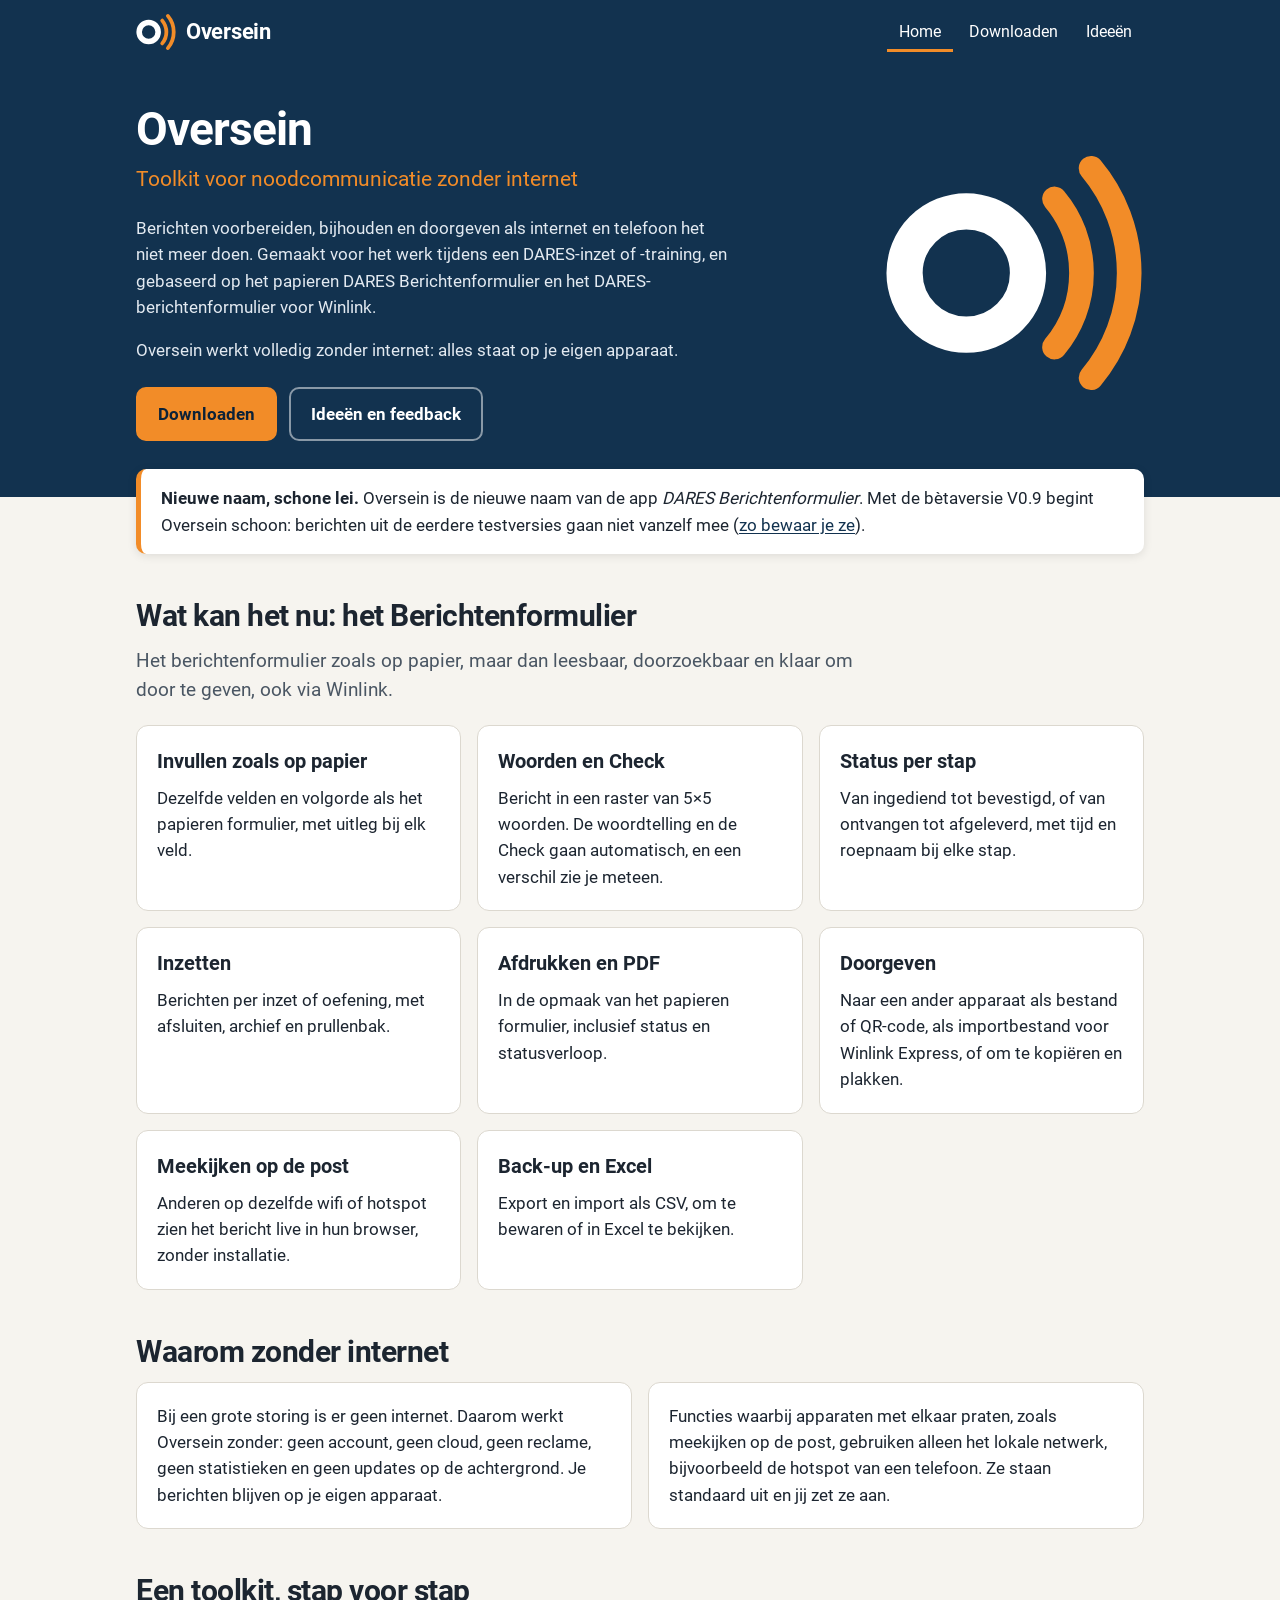
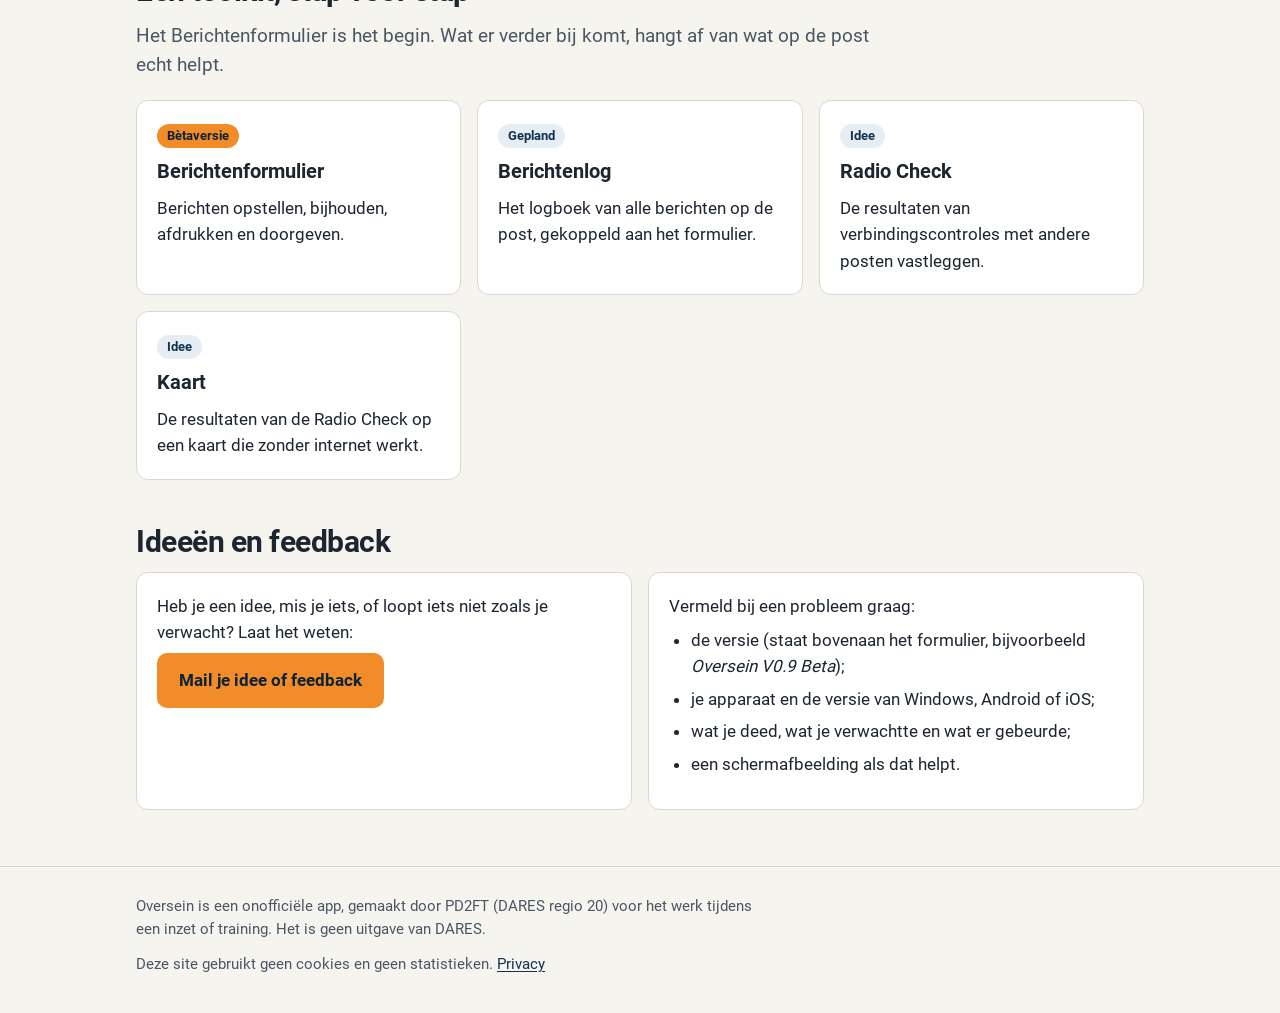
<file: index.html>
<!doctype html>
<html lang="nl">
<head>
<meta charset="utf-8">
<meta name="viewport" content="width=device-width, initial-scale=1">
<title>Oversein: toolkit voor noodcommunicatie zonder internet</title>
<meta name="description" content="Oversein is een app voor het werk tijdens een DARES-inzet of -training, gebaseerd op het papieren DARES Berichtenformulier en het DARES-berichtenformulier voor Winlink. Volledig offline, voor Windows, Android en iPhone/iPad.">
<meta name="theme-color" content="#12324F">
<link rel="icon" href="assets/img/favicon.svg" type="image/svg+xml">
<link rel="apple-touch-icon" href="assets/img/apple-touch-icon.png">
<link rel="stylesheet" href="assets/site.css">
<meta property="og:type" content="website">
<meta property="og:title" content="Oversein">
<meta property="og:description" content="Toolkit voor noodcommunicatie zonder internet">
<meta property="og:url" content="https://oversein.nl/">
<meta property="og:image" content="https://oversein.nl/assets/img/oversein-woordmerk.png">
<meta property="og:locale" content="nl_NL">
</head>
<body>

<header class="site-header">
  <div class="wrap">
    <a class="brand" href="./">
      <svg viewBox="200 196 632 632" aria-hidden="true"><circle cx="400" cy="512" r="150" fill="none" stroke="#FFFFFF" stroke-width="88"/><g fill="none" stroke="#F28C28" stroke-width="60" stroke-linecap="round"><path d="M614.5 332.0 A280 280 0 0 1 614.5 692.0"/><path d="M703.4 257.5 A396 396 0 0 1 703.4 766.5"/></g></svg>
      Oversein
    </a>
    <nav class="site-nav" aria-label="Hoofdmenu">
      <a href="./" aria-current="page">Home</a>
      <a href="download.html">Downloaden</a>
      <a href="#ideeen">Ideeën</a>
    </nav>
  </div>
</header>

<div class="hero">
  <div class="wrap">
    <div>
      <h1>Oversein</h1>
      <p class="tagline">Toolkit voor noodcommunicatie zonder internet</p>
      <p>Berichten voorbereiden, bijhouden en doorgeven als internet en telefoon het niet meer doen. Gemaakt voor het
      werk tijdens een DARES-inzet of -training, en gebaseerd op het papieren DARES Berichtenformulier en het DARES-berichtenformulier
      voor Winlink.</p>
      <p>Oversein werkt volledig zonder internet: alles staat op je eigen apparaat.</p>
      <div class="hero-actions">
        <a class="button" href="download.html">Downloaden</a>
        <a class="button secondary" href="#ideeen">Ideeën en feedback</a>
      </div>
    </div>
    <svg class="mark" viewBox="200 196 632 632" role="img" aria-label="Oversein-logo: een O die uitzendt"><circle cx="400" cy="512" r="150" fill="none" stroke="#FFFFFF" stroke-width="88"/><g fill="none" stroke="#F28C28" stroke-width="60" stroke-linecap="round"><path d="M614.5 332.0 A280 280 0 0 1 614.5 692.0"/><path d="M703.4 257.5 A396 396 0 0 1 703.4 766.5"/></g></svg>
  </div>
</div>

<main class="wrap">
  <div class="notice">
    <p><strong>Nieuwe naam, schone lei.</strong> Oversein is de nieuwe naam van de app <em>DARES Berichtenformulier</em>.
    Met de bètaversie V0.9 begint Oversein schoon: berichten uit de eerdere testversies gaan niet vanzelf mee
    (<a href="download.html#schoon">zo bewaar je ze</a>).</p>
  </div>

  <section aria-labelledby="nu">
    <h2 id="nu">Wat kan het nu: het Berichtenformulier</h2>
    <p class="lead">Het berichtenformulier zoals op papier, maar dan leesbaar, doorzoekbaar en klaar om door te geven,
    ook via Winlink.</p>
    <div class="grid">
      <div class="card"><h3>Invullen zoals op papier</h3>
        <p>Dezelfde velden en volgorde als het papieren formulier, met uitleg bij elk veld.</p></div>
      <div class="card"><h3>Woorden en Check</h3>
        <p>Bericht in een raster van 5×5 woorden. De woordtelling en de Check gaan automatisch, en een verschil zie je
        meteen.</p></div>
      <div class="card"><h3>Status per stap</h3>
        <p>Van ingediend tot bevestigd, of van ontvangen tot afgeleverd, met tijd en roepnaam bij elke stap.</p></div>
      <div class="card"><h3>Inzetten</h3>
        <p>Berichten per inzet of oefening, met afsluiten, archief en prullenbak.</p></div>
      <div class="card"><h3>Afdrukken en PDF</h3>
        <p>In de opmaak van het papieren formulier, inclusief status en statusverloop.</p></div>
      <div class="card"><h3>Doorgeven</h3>
        <p>Naar een ander apparaat als bestand of QR-code, als importbestand voor Winlink Express, of om te kopiëren
        en plakken.</p></div>
      <div class="card"><h3>Meekijken op de post</h3>
        <p>Anderen op dezelfde wifi of hotspot zien het bericht live in hun browser, zonder installatie.</p></div>
      <div class="card"><h3>Back-up en Excel</h3>
        <p>Export en import als CSV, om te bewaren of in Excel te bekijken.</p></div>
    </div>
  </section>

  <section aria-labelledby="offline">
    <h2 id="offline">Waarom zonder internet</h2>
    <div class="two-col">
      <div class="card">
        <p>Bij een grote storing is er geen internet. Daarom werkt Oversein zonder: geen account, geen cloud, geen
        reclame, geen statistieken en geen updates op de achtergrond. Je berichten blijven op je eigen apparaat.</p>
      </div>
      <div class="card">
        <p>Functies waarbij apparaten met elkaar praten, zoals meekijken op de post, gebruiken alleen het lokale
        netwerk, bijvoorbeeld de hotspot van een telefoon. Ze staan standaard uit en jij zet ze aan.</p>
      </div>
    </div>
  </section>

  <section aria-labelledby="toolkit">
    <h2 id="toolkit">Een toolkit, stap voor stap</h2>
    <p class="lead">Het Berichtenformulier is het begin. Wat er verder bij komt, hangt af van wat op de post echt
    helpt.</p>
    <div class="grid">
      <div class="card"><span class="chip now">Bètaversie</span><h3>Berichtenformulier</h3>
        <p>Berichten opstellen, bijhouden, afdrukken en doorgeven.</p></div>
      <div class="card"><span class="chip">Gepland</span><h3>Berichtenlog</h3>
        <p>Het logboek van alle berichten op de post, gekoppeld aan het formulier.</p></div>
      <div class="card"><span class="chip">Idee</span><h3>Radio Check</h3>
        <p>De resultaten van verbindingscontroles met andere posten vastleggen.</p></div>
      <div class="card"><span class="chip">Idee</span><h3>Kaart</h3>
        <p>De resultaten van de Radio Check op een kaart die zonder internet werkt.</p></div>
    </div>
  </section>

  <section aria-labelledby="ideeen">
    <h2 id="ideeen">Ideeën en feedback</h2>
    <div class="two-col">
      <div class="card">
        <p>Heb je een idee, mis je iets, of loopt iets niet zoals je verwacht? Laat het weten:</p>
        <p><a class="button" href="mailto:feedback@oversein.nl?subject=Oversein">Mail je idee of feedback</a></p>
      </div>
      <div class="card">
        <p>Vermeld bij een probleem graag:</p>
        <ul class="plain">
          <li>de versie (staat bovenaan het formulier, bijvoorbeeld <em>Oversein V0.9 Beta</em>);</li>
          <li>je apparaat en de versie van Windows, Android of iOS;</li>
          <li>wat je deed, wat je verwachtte en wat er gebeurde;</li>
          <li>een schermafbeelding als dat helpt.</li>
        </ul>
      </div>
    </div>
  </section>
</main>

<footer class="site-footer">
  <div class="wrap">
    <p>Oversein is een onofficiële app, gemaakt door PD2FT (DARES regio 20) voor het werk tijdens een inzet of training. Het is geen
    uitgave van DARES.</p>
    <p>Deze site gebruikt geen cookies en geen statistieken. <a href="privacy.html">Privacy</a></p>
  </div>
</footer>

</body>
</html>
</file>
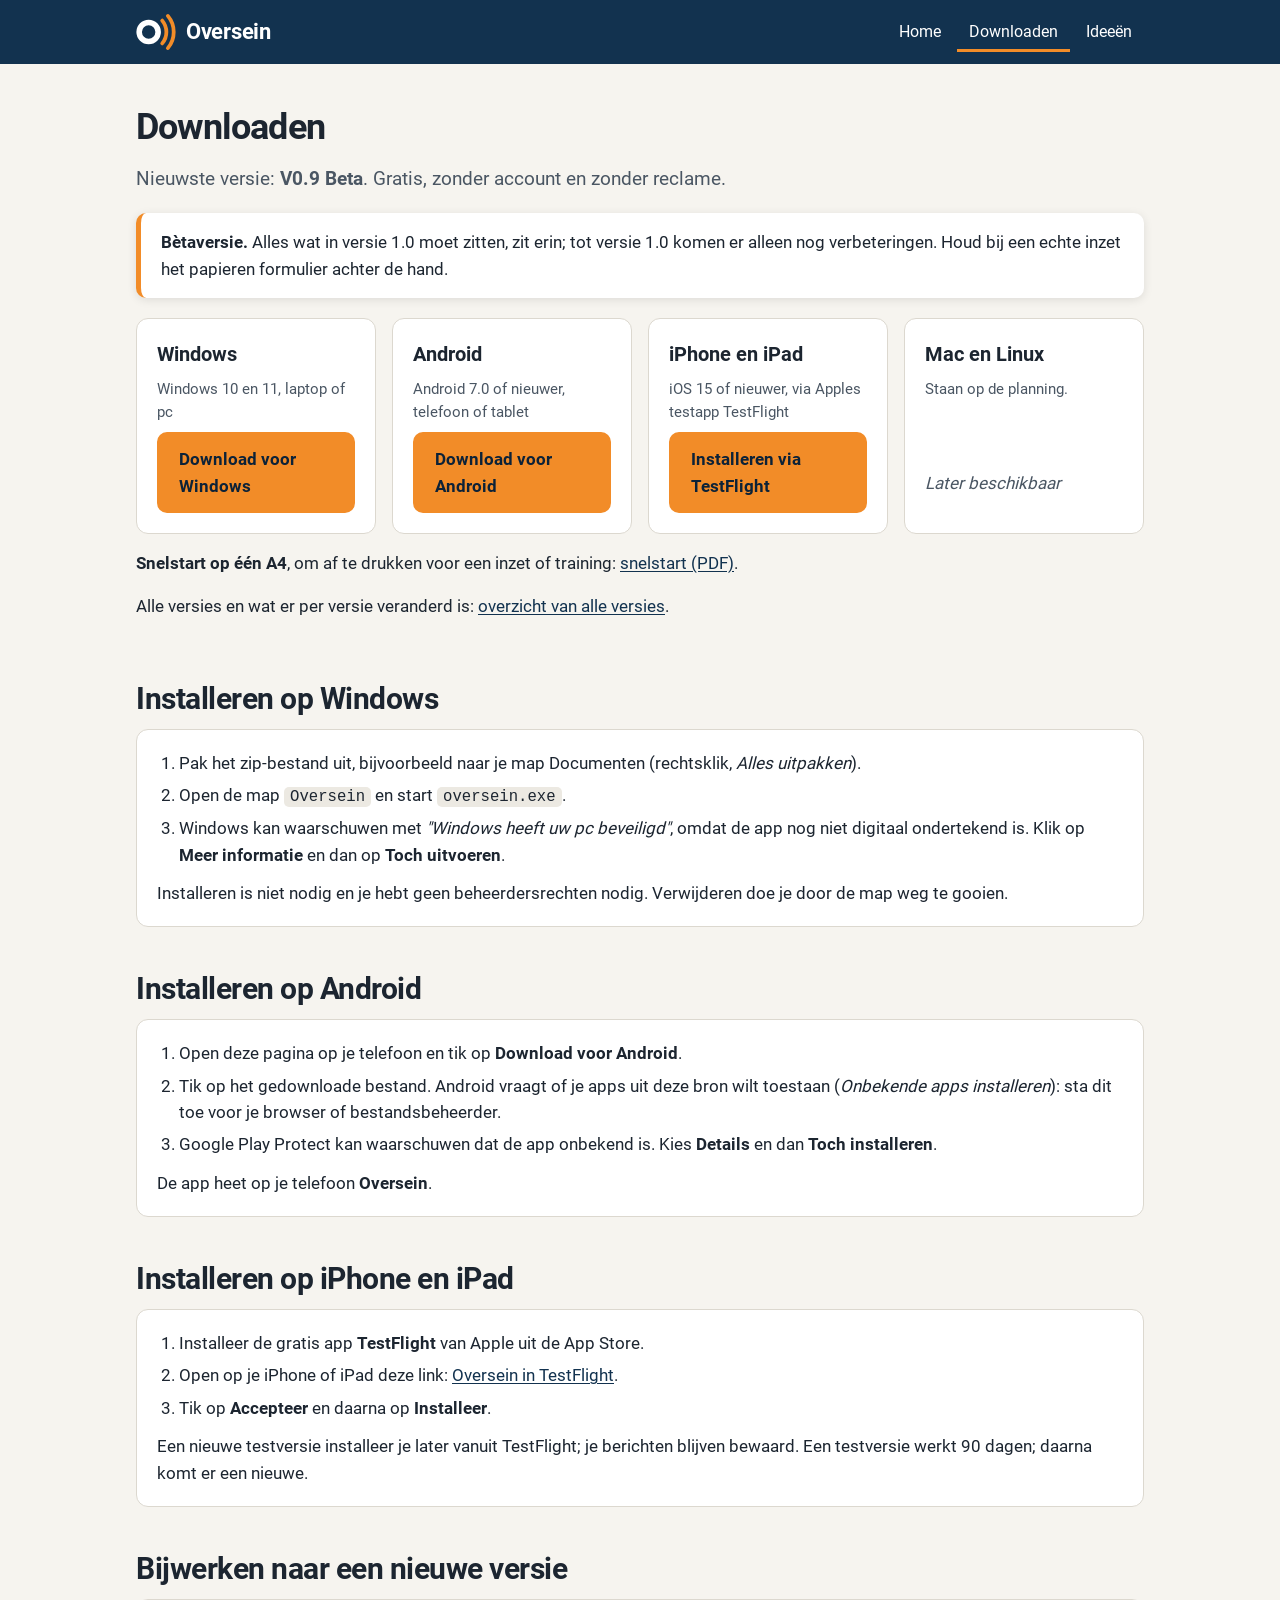
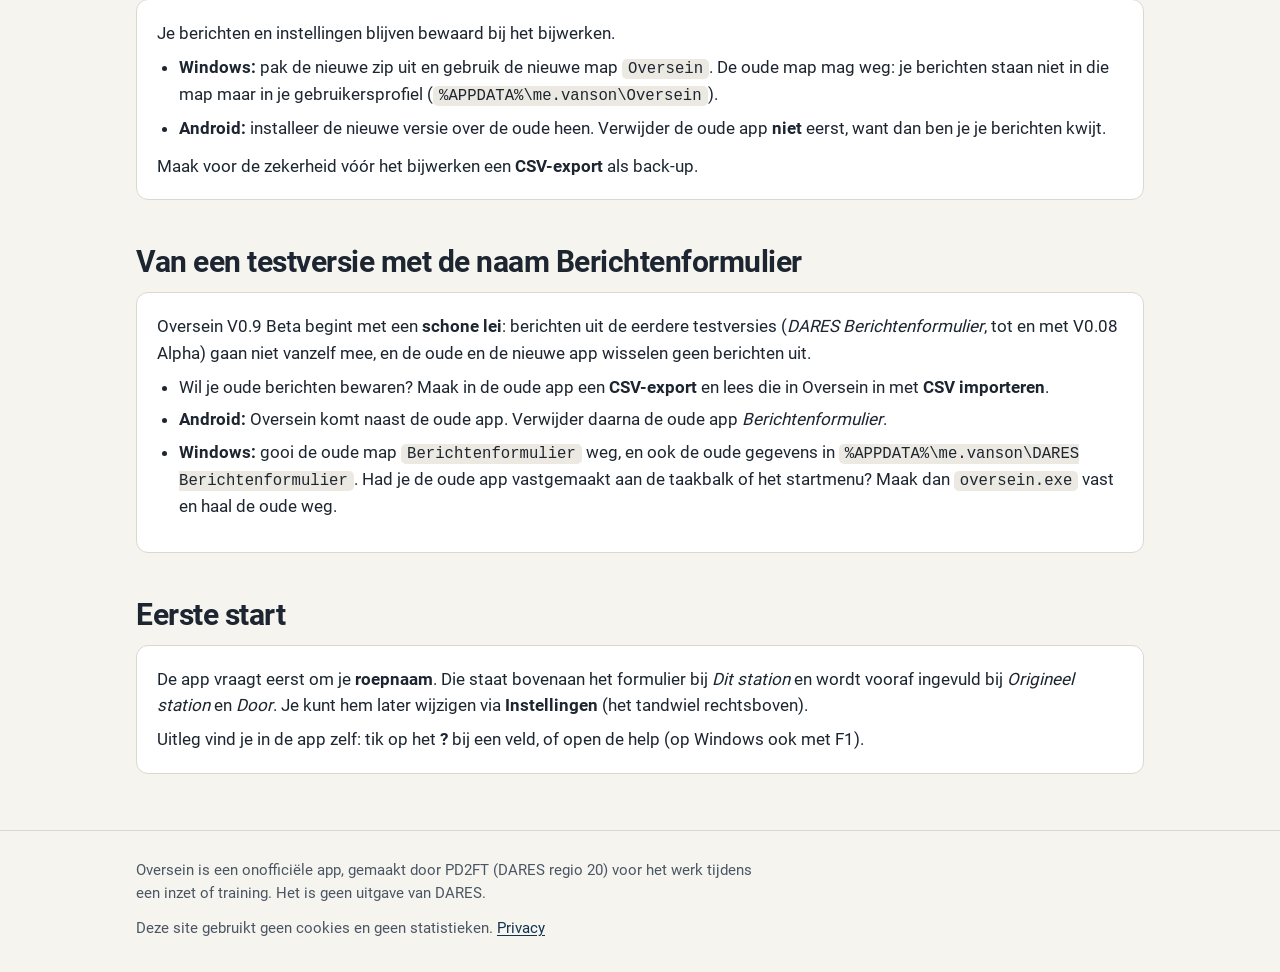
<file: download.html>
<!doctype html>
<html lang="nl">
<head>
<meta charset="utf-8">
<meta name="viewport" content="width=device-width, initial-scale=1">
<title>Oversein downloaden</title>
<meta name="description" content="Download Oversein voor Windows en Android. Volledig offline, gratis, zonder account.">
<meta name="theme-color" content="#12324F">
<link rel="icon" href="assets/img/favicon.svg" type="image/svg+xml">
<link rel="apple-touch-icon" href="assets/img/apple-touch-icon.png">
<link rel="stylesheet" href="assets/site.css">
<meta property="og:type" content="website">
<meta property="og:title" content="Oversein downloaden">
<meta property="og:description" content="Toolkit voor noodcommunicatie zonder internet">
<meta property="og:url" content="https://oversein.nl/download.html">
<meta property="og:image" content="https://oversein.nl/assets/img/oversein-woordmerk.png">
<meta property="og:locale" content="nl_NL">
</head>
<body>

<header class="site-header">
  <div class="wrap">
    <a class="brand" href="./">
      <svg viewBox="200 196 632 632" aria-hidden="true"><circle cx="400" cy="512" r="150" fill="none" stroke="#FFFFFF" stroke-width="88"/><g fill="none" stroke="#F28C28" stroke-width="60" stroke-linecap="round"><path d="M614.5 332.0 A280 280 0 0 1 614.5 692.0"/><path d="M703.4 257.5 A396 396 0 0 1 703.4 766.5"/></g></svg>
      Oversein
    </a>
    <nav class="site-nav" aria-label="Hoofdmenu">
      <a href="./">Home</a>
      <a href="download.html" aria-current="page">Downloaden</a>
      <a href="./#ideeen">Ideeën</a>
    </nav>
  </div>
</header>

<main class="wrap">
  <section aria-labelledby="downloaden">
    <!-- Current release. Update the version, the two file links and the notice for every published release. -->
    <h1 id="downloaden" style="font-size:36px;letter-spacing:-0.8px;margin:0 0 8px">Downloaden</h1>
    <p class="lead">Nieuwste versie: <strong>V0.9 Beta</strong>. Gratis, zonder account en zonder reclame.</p>

    <div class="notice" style="margin:0 0 20px">
      <p><strong>Bètaversie.</strong> Alles wat in versie 1.0 moet zitten, zit erin; tot versie 1.0 komen er alleen
      nog verbeteringen. Houd bij een echte inzet het papieren formulier achter de hand.</p>
    </div>

    <div class="platforms">
      <div class="platform">
        <h3>Windows</h3>
        <p class="meta">Windows 10 en 11, laptop of pc</p>
        <a class="button" href="https://github.com/fvanson/oversein-download/releases/download/v0.9.0-beta/Oversein-V0.9-Beta-Windows.zip">Download voor Windows</a>
      </div>
      <div class="platform">
        <h3>Android</h3>
        <p class="meta">Android 7.0 of nieuwer, telefoon of tablet</p>
        <a class="button" href="https://github.com/fvanson/oversein-download/releases/download/v0.9.0-beta/Oversein-V0.9-Beta-Android.apk">Download voor Android</a>
      </div>
      <div class="platform">
        <h3>iPhone en iPad</h3>
        <p class="meta">iOS 15 of nieuwer, via Apples testapp TestFlight</p>
        <a class="button" href="https://testflight.apple.com/join/cBpPfup1">Installeren via TestFlight</a>
      </div>
      <div class="platform">
        <h3>Mac en Linux</h3>
        <p class="meta">Staan op de planning.</p>
        <p class="later">Later beschikbaar</p>
      </div>
    </div>
    <p style="margin-top:16px"><strong>Snelstart op één A4</strong>, om af te drukken voor een inzet of training:
    <a href="snelstart.pdf">snelstart (PDF)</a>.</p>
    <p>Alle versies en wat er per versie veranderd is:
    <a href="https://github.com/fvanson/oversein-download/releases">overzicht van alle versies</a>.</p>
  </section>

  <section aria-labelledby="windows">
    <h2 id="windows">Installeren op Windows</h2>
    <div class="card">
      <ol class="steps">
        <li>Pak het zip-bestand uit, bijvoorbeeld naar je map Documenten (rechtsklik, <em>Alles uitpakken</em>).</li>
        <li>Open de map <code>Oversein</code> en start <code>oversein.exe</code>.</li>
        <li>Windows kan waarschuwen met <em>"Windows heeft uw pc beveiligd"</em>, omdat de app nog niet digitaal
        ondertekend is. Klik op <strong>Meer informatie</strong> en dan op <strong>Toch uitvoeren</strong>.</li>
      </ol>
      <p>Installeren is niet nodig en je hebt geen beheerdersrechten nodig. Verwijderen doe je door de map weg te
      gooien.</p>
    </div>
  </section>

  <section aria-labelledby="android">
    <h2 id="android">Installeren op Android</h2>
    <div class="card">
      <ol class="steps">
        <li>Open deze pagina op je telefoon en tik op <strong>Download voor Android</strong>.</li>
        <li>Tik op het gedownloade bestand. Android vraagt of je apps uit deze bron wilt toestaan
        (<em>Onbekende apps installeren</em>): sta dit toe voor je browser of bestandsbeheerder.</li>
        <li>Google Play Protect kan waarschuwen dat de app onbekend is. Kies <strong>Details</strong> en dan
        <strong>Toch installeren</strong>.</li>
      </ol>
      <p>De app heet op je telefoon <strong>Oversein</strong>.</p>
    </div>
  </section>

  <section aria-labelledby="iphone">
    <h2 id="iphone">Installeren op iPhone en iPad</h2>
    <div class="card">
      <ol class="steps">
        <li>Installeer de gratis app <strong>TestFlight</strong> van Apple uit de App Store.</li>
        <li>Open op je iPhone of iPad deze link: <a href="https://testflight.apple.com/join/cBpPfup1">Oversein in TestFlight</a>.</li>
        <li>Tik op <strong>Accepteer</strong> en daarna op <strong>Installeer</strong>.</li>
      </ol>
      <p>Een nieuwe testversie installeer je later vanuit TestFlight; je berichten blijven bewaard. Een testversie
      werkt 90 dagen; daarna komt er een nieuwe.</p>
    </div>
  </section>

  <section aria-labelledby="bijwerken">
    <h2 id="bijwerken">Bijwerken naar een nieuwe versie</h2>
    <div class="card">
      <p>Je berichten en instellingen blijven bewaard bij het bijwerken.</p>
      <ul class="plain">
        <li><strong>Windows:</strong> pak de nieuwe zip uit en gebruik de nieuwe map <code>Oversein</code>. De oude
        map mag weg: je berichten staan niet in die map maar in je gebruikersprofiel
        (<code>%APPDATA%\me.vanson\Oversein</code>).</li>
        <li><strong>Android:</strong> installeer de nieuwe versie over de oude heen. Verwijder de oude app
        <strong>niet</strong> eerst, want dan ben je je berichten kwijt.</li>
      </ul>
      <p>Maak voor de zekerheid vóór het bijwerken een <strong>CSV-export</strong> als back-up.</p>
    </div>
  </section>

  <section aria-labelledby="schoon">
    <h2 id="schoon">Van een testversie met de naam Berichtenformulier</h2>
    <div class="card">
      <p>Oversein V0.9 Beta begint met een <strong>schone lei</strong>: berichten uit de eerdere testversies
      (<em>DARES Berichtenformulier</em>, tot en met V0.08 Alpha) gaan niet vanzelf mee, en de oude en de nieuwe app
      wisselen geen berichten uit.</p>
      <ul class="plain">
        <li>Wil je oude berichten bewaren? Maak in de oude app een <strong>CSV-export</strong> en lees die in Oversein in
        met <strong>CSV importeren</strong>.</li>
        <li><strong>Android:</strong> Oversein komt naast de oude app. Verwijder daarna de oude app
        <em>Berichtenformulier</em>.</li>
        <li><strong>Windows:</strong> gooi de oude map <code>Berichtenformulier</code> weg, en ook de oude gegevens in
        <code>%APPDATA%\me.vanson\DARES Berichtenformulier</code>. Had je de oude app vastgemaakt aan de taakbalk of het
        startmenu? Maak dan <code>oversein.exe</code> vast en haal de oude weg.</li>
      </ul>
    </div>
  </section>

  <section aria-labelledby="start">
    <h2 id="start">Eerste start</h2>
    <div class="card">
      <p>De app vraagt eerst om je <strong>roepnaam</strong>. Die staat bovenaan het formulier bij <em>Dit
      station</em> en wordt vooraf ingevuld bij <em>Origineel station</em> en <em>Door</em>. Je kunt hem later
      wijzigen via <strong>Instellingen</strong> (het tandwiel rechtsboven).</p>
      <p>Uitleg vind je in de app zelf: tik op het <strong>?</strong> bij een veld, of open de help (op Windows ook met
      F1).</p>
    </div>
  </section>
</main>

<footer class="site-footer">
  <div class="wrap">
    <p>Oversein is een onofficiële app, gemaakt door PD2FT (DARES regio 20) voor het werk tijdens een inzet of training. Het is geen
    uitgave van DARES.</p>
    <p>Deze site gebruikt geen cookies en geen statistieken. <a href="privacy.html">Privacy</a></p>
  </div>
</footer>

</body>
</html>
</file>
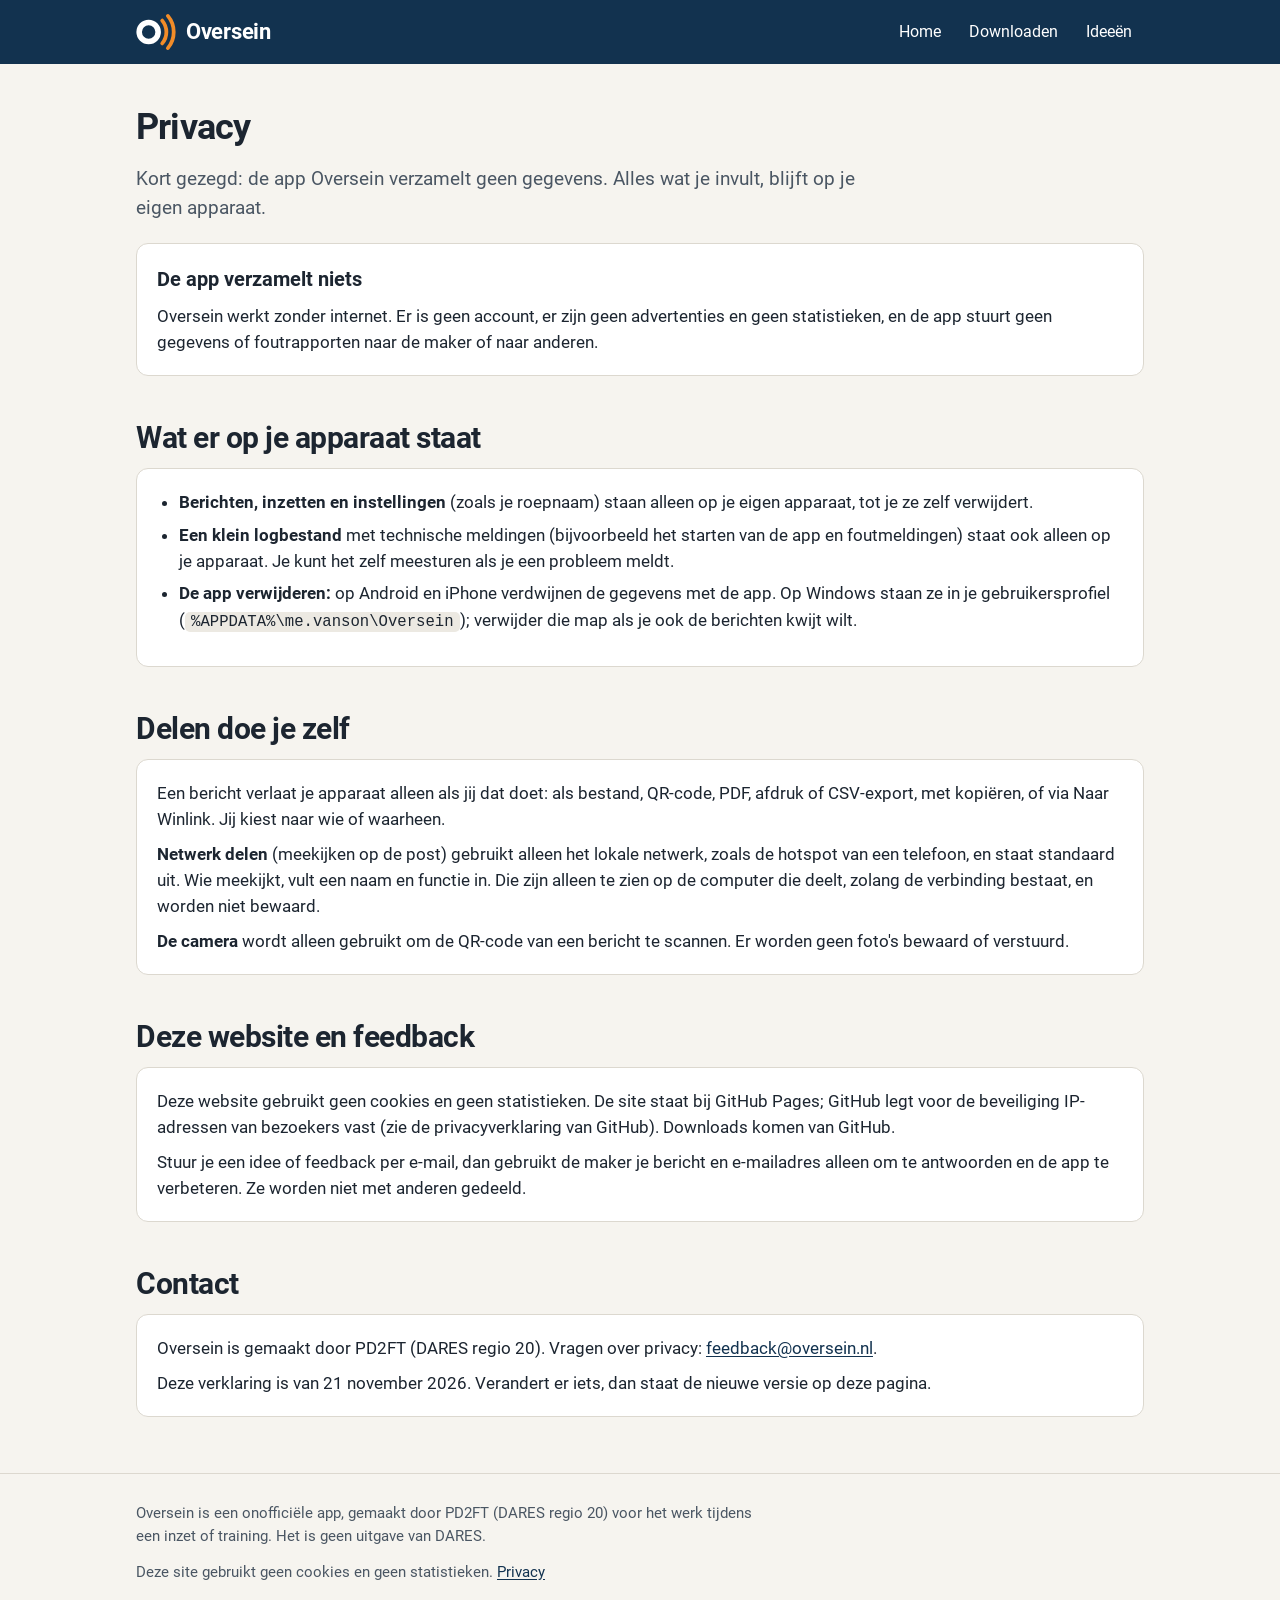
<file: privacy.html>
<!doctype html>
<html lang="nl">
<head>
<meta charset="utf-8">
<meta name="viewport" content="width=device-width, initial-scale=1">
<title>Oversein privacy</title>
<meta name="description" content="Privacyverklaring van Oversein: de app verzamelt geen gegevens. Alles blijft op je eigen apparaat.">
<meta name="theme-color" content="#12324F">
<link rel="icon" href="assets/img/favicon.svg" type="image/svg+xml">
<link rel="apple-touch-icon" href="assets/img/apple-touch-icon.png">
<link rel="stylesheet" href="assets/site.css">
</head>
<body>

<header class="site-header">
  <div class="wrap">
    <a class="brand" href="./">
      <svg viewBox="200 196 632 632" aria-hidden="true"><circle cx="400" cy="512" r="150" fill="none" stroke="#FFFFFF" stroke-width="88"/><g fill="none" stroke="#F28C28" stroke-width="60" stroke-linecap="round"><path d="M614.5 332.0 A280 280 0 0 1 614.5 692.0"/><path d="M703.4 257.5 A396 396 0 0 1 703.4 766.5"/></g></svg>
      Oversein
    </a>
    <nav class="site-nav" aria-label="Hoofdmenu">
      <a href="./">Home</a>
      <a href="download.html">Downloaden</a>
      <a href="./#ideeen">Ideeën</a>
    </nav>
  </div>
</header>

<main class="wrap">
  <section aria-labelledby="privacy">
    <h1 id="privacy" style="font-size:36px;letter-spacing:-0.8px;margin:0 0 8px">Privacy</h1>
    <p class="lead">Kort gezegd: de app Oversein verzamelt geen gegevens. Alles wat je invult, blijft op je eigen
    apparaat.</p>

    <div class="card">
      <h3>De app verzamelt niets</h3>
      <p>Oversein werkt zonder internet. Er is geen account, er zijn geen advertenties en geen statistieken, en de app
      stuurt geen gegevens of foutrapporten naar de maker of naar anderen.</p>
    </div>
  </section>

  <section aria-labelledby="apparaat">
    <h2 id="apparaat">Wat er op je apparaat staat</h2>
    <div class="card">
      <ul class="plain">
        <li><strong>Berichten, inzetten en instellingen</strong> (zoals je roepnaam) staan alleen op je eigen apparaat,
        tot je ze zelf verwijdert.</li>
        <li><strong>Een klein logbestand</strong> met technische meldingen (bijvoorbeeld het starten van de app en
        foutmeldingen) staat ook alleen op je apparaat. Je kunt het zelf meesturen als je een probleem meldt.</li>
        <li><strong>De app verwijderen:</strong> op Android en iPhone verdwijnen de gegevens met de app. Op Windows
        staan ze in je gebruikersprofiel (<code>%APPDATA%\me.vanson\Oversein</code>); verwijder die map
        als je ook de berichten kwijt wilt.</li>
      </ul>
    </div>
  </section>

  <section aria-labelledby="delen">
    <h2 id="delen">Delen doe je zelf</h2>
    <div class="card">
      <p>Een bericht verlaat je apparaat alleen als jij dat doet: als bestand, QR-code, PDF, afdruk of CSV-export, met
      kopiëren, of via Naar Winlink. Jij kiest naar wie of waarheen.</p>
      <p><strong>Netwerk delen</strong> (meekijken op de post) gebruikt alleen het lokale netwerk, zoals de hotspot van
      een telefoon, en staat standaard uit. Wie meekijkt, vult een naam en functie in. Die zijn alleen te zien op de
      computer die deelt, zolang de verbinding bestaat, en worden niet bewaard.</p>
      <p><strong>De camera</strong> wordt alleen gebruikt om de QR-code van een bericht te scannen. Er worden geen
      foto's bewaard of verstuurd.</p>
    </div>
  </section>

  <section aria-labelledby="site">
    <h2 id="site">Deze website en feedback</h2>
    <div class="card">
      <p>Deze website gebruikt geen cookies en geen statistieken. De site staat bij GitHub Pages; GitHub legt voor de
      beveiliging IP-adressen van bezoekers vast (zie de privacyverklaring van GitHub). Downloads komen van GitHub.</p>
      <p>Stuur je een idee of feedback per e-mail, dan gebruikt de maker je bericht en e-mailadres alleen om te
      antwoorden en de app te verbeteren. Ze worden niet met anderen gedeeld.</p>
    </div>
  </section>

  <section aria-labelledby="contact">
    <h2 id="contact">Contact</h2>
    <div class="card">
      <p>Oversein is gemaakt door PD2FT (DARES regio 20). Vragen over privacy:
      <a href="mailto:feedback@oversein.nl?subject=Oversein%20privacy">feedback@oversein.nl</a>.</p>
      <p>Deze verklaring is van 21 november 2026. Verandert er iets, dan staat de nieuwe versie op deze pagina.</p>
    </div>
  </section>
</main>

<footer class="site-footer">
  <div class="wrap">
    <p>Oversein is een onofficiële app, gemaakt door PD2FT (DARES regio 20) voor het werk tijdens een inzet of training. Het is geen
    uitgave van DARES.</p>
    <p>Deze site gebruikt geen cookies en geen statistieken. <a href="privacy.html">Privacy</a></p>
  </div>
</footer>

</body>
</html>
</file>
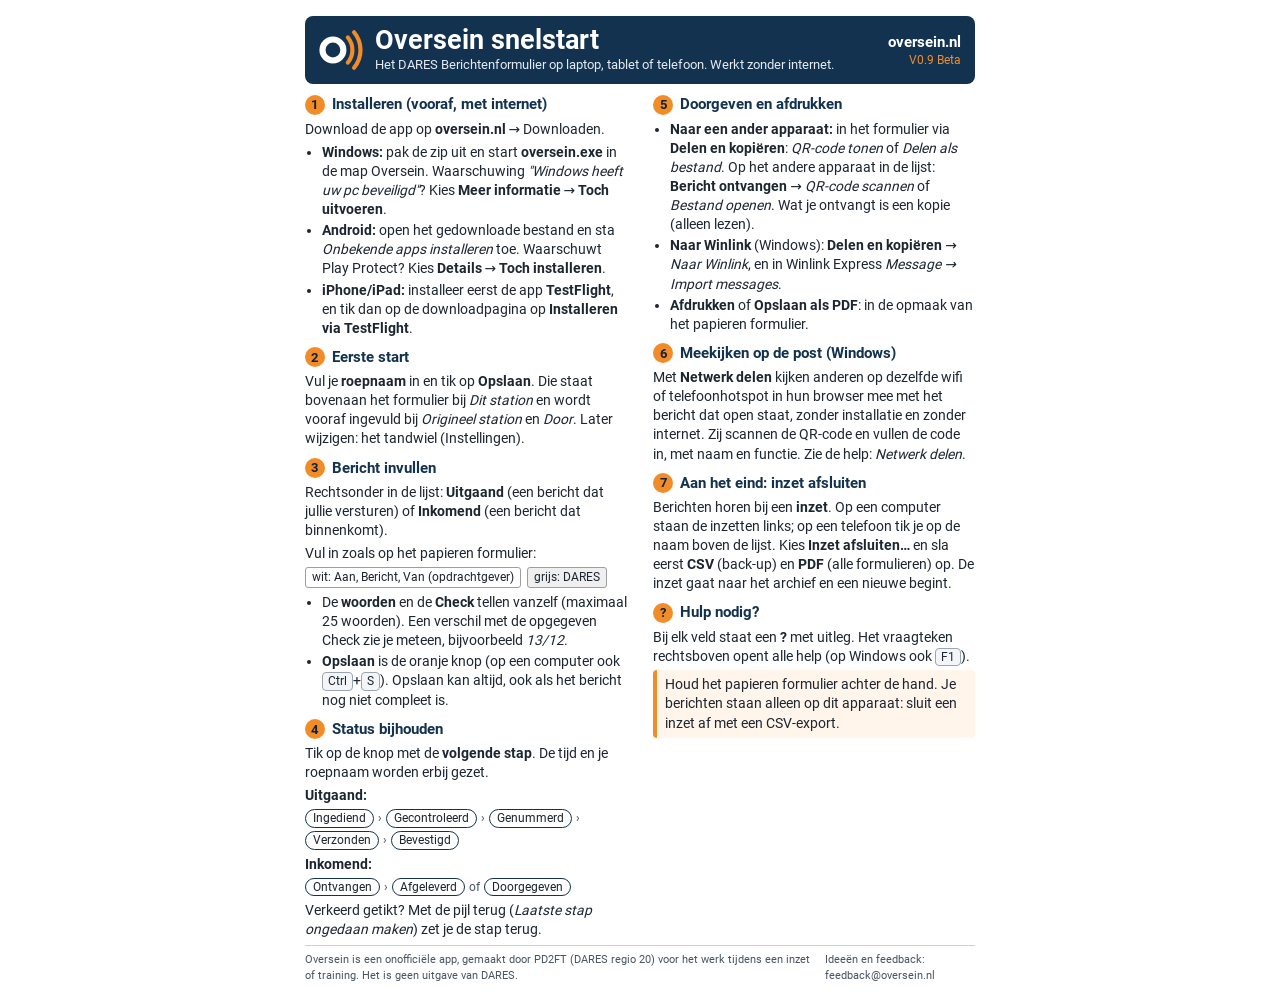
<file: snelstart.html>
<!doctype html>
<html lang="nl">
<head>
<meta charset="utf-8">
<meta name="viewport" content="width=device-width, initial-scale=1">
<title>Oversein snelstart</title>
<meta name="description" content="Oversein in één A4: installeren, eerste start, een bericht invullen, statussen, doorgeven en afsluiten.">
<meta name="theme-color" content="#12324F">
<link rel="icon" href="assets/img/favicon.svg" type="image/svg+xml">
<style>
  /* One A4 page, printable as is (also made into snelstart.pdf). Fonts from this site. */
  @font-face { font-family: Roboto; font-weight: 400; src: url(assets/fonts/Roboto-Regular.ttf) format("truetype"); }
  @font-face { font-family: Roboto; font-weight: 700; src: url(assets/fonts/Roboto-Bold.ttf) format("truetype"); }
  @page { size: A4 portrait; margin: 11mm 12mm; }
  :root { --navy: #12324F; --orange: #F28C28; --yellow: #F3BE00; --ink: #1C2530; --muted: #4A5663; --line: #D5D1C8; }
  * { box-sizing: border-box; }
  html { -webkit-print-color-adjust: exact; print-color-adjust: exact; }
  body { margin: 0; font-family: Roboto, system-ui, sans-serif; color: var(--ink); background: #fff; font-size: 10.4pt; line-height: 1.38; }
  .page { max-width: 186mm; margin: 0 auto; padding: 16px; }
  @media print { .page { padding: 0; max-width: none; } }
  header { display: flex; align-items: center; gap: 12px; background: var(--navy); color: #fff; border-radius: 8px; padding: 10px 14px; }
  header svg { width: 44px; height: 44px; flex: none; }
  header h1 { margin: 0; font-size: 20pt; line-height: 1.05; }
  header p { margin: 2px 0 0; color: #E3EAF1; font-size: 10pt; }
  header .site { margin-left: auto; text-align: right; font-weight: 700; font-size: 11pt; }
  header .site span { display: block; font-weight: 400; color: var(--orange); font-size: 9pt; }
  .cols { columns: 2; column-gap: 7mm; margin-top: 10px; }
  section { break-inside: avoid; margin: 0 0 9px; }
  h2 { font-size: 11.5pt; margin: 0 0 4px; color: var(--navy); display: flex; align-items: center; gap: 7px; }
  h2 .n { display: inline-grid; place-items: center; width: 20px; height: 20px; border-radius: 50%; background: var(--orange); color: #0C2238; font-size: 9.5pt; flex: none; }
  p { margin: 0 0 4px; }
  ul, ol { margin: 0 0 4px; padding-left: 17px; }
  li { margin-bottom: 2px; }
  b { font-weight: 700; }
  .k { display: inline-block; border: 1px solid #9AA5B1; border-radius: 4px; padding: 0 5px; font-size: 9pt; background: #F3F5F8; white-space: nowrap; }
  .steps { display: flex; flex-wrap: wrap; gap: 3px 4px; align-items: center; margin: 3px 0 5px; font-size: 9pt; }
  .steps span { border: 1px solid var(--navy); border-radius: 99px; padding: 0 7px; }
  .steps i { font-style: normal; color: var(--muted); }
  .note { border-left: 4px solid var(--orange); background: #FFF5EA; padding: 5px 8px; border-radius: 4px; margin-top: 4px; }
  .paper { display: flex; gap: 6px; margin: 3px 0 5px; font-size: 9pt; }
  .paper span { border: 1px solid #9E9E9E; padding: 1px 6px; border-radius: 3px; }
  .paper .grey { background: #EFEFEF; }
  footer { margin-top: 6px; padding-top: 6px; border-top: 1px solid var(--line); color: var(--muted); font-size: 8.6pt; display: flex; justify-content: space-between; gap: 12px; }
</style>
</head>
<body>
<div class="page">
  <header>
    <svg viewBox="200 196 632 632" aria-hidden="true"><circle cx="400" cy="512" r="150" fill="none" stroke="#FFFFFF" stroke-width="88"/><g fill="none" stroke="#F28C28" stroke-width="60" stroke-linecap="round"><path d="M614.5 332.0 A280 280 0 0 1 614.5 692.0"/><path d="M703.4 257.5 A396 396 0 0 1 703.4 766.5"/></g></svg>
    <div>
      <h1>Oversein snelstart</h1>
      <p>Het DARES Berichtenformulier op laptop, tablet of telefoon. Werkt zonder internet.</p>
    </div>
    <div class="site">oversein.nl<span>V0.9 Beta</span></div>
  </header>

  <div class="cols">
    <section>
      <h2><span class="n">1</span>Installeren (vooraf, met internet)</h2>
      <p>Download de app op <b>oversein.nl</b> → Downloaden.</p>
      <ul>
        <li><b>Windows:</b> pak de zip uit en start <b>oversein.exe</b> in de map Oversein. Waarschuwing
        <i>"Windows heeft uw pc beveiligd"</i>? Kies <b>Meer informatie</b> → <b>Toch uitvoeren</b>.</li>
        <li><b>Android:</b> open het gedownloade bestand en sta <i>Onbekende apps installeren</i> toe. Waarschuwt Play
        Protect? Kies <b>Details</b> → <b>Toch installeren</b>.</li>
        <li><b>iPhone/iPad:</b> installeer eerst de app <b>TestFlight</b>, en tik dan op de downloadpagina op
        <b>Installeren via TestFlight</b>.</li>
      </ul>
    </section>

    <section>
      <h2><span class="n">2</span>Eerste start</h2>
      <p>Vul je <b>roepnaam</b> in en tik op <b>Opslaan</b>. Die staat bovenaan het formulier bij <i>Dit station</i>
      en wordt vooraf ingevuld bij <i>Origineel station</i> en <i>Door</i>. Later wijzigen: het tandwiel
      (Instellingen).</p>
    </section>

    <section>
      <h2><span class="n">3</span>Bericht invullen</h2>
      <p>Rechtsonder in de lijst: <b>Uitgaand</b> (een bericht dat jullie versturen) of <b>Inkomend</b> (een bericht
      dat binnenkomt).</p>
      <p>Vul in zoals op het papieren formulier:</p>
      <div class="paper"><span>wit: Aan, Bericht, Van (opdrachtgever)</span><span class="grey">grijs: DARES</span></div>
      <ul>
        <li>De <b>woorden</b> en de <b>Check</b> tellen vanzelf (maximaal 25 woorden). Een verschil met de opgegeven
        Check zie je meteen, bijvoorbeeld <i>13/12</i>.</li>
        <li><b>Opslaan</b> is de oranje knop (op een computer ook <span class="k">Ctrl</span>+<span class="k">S</span>).
        Opslaan kan altijd, ook als het bericht nog niet compleet is.</li>
      </ul>
    </section>

    <section>
      <h2><span class="n">4</span>Status bijhouden</h2>
      <p>Tik op de knop met de <b>volgende stap</b>. De tijd en je roepnaam worden erbij gezet.</p>
      <p><b>Uitgaand:</b></p>
      <div class="steps"><span>Ingediend</span><i>›</i><span>Gecontroleerd</span><i>›</i><span>Genummerd</span><i>›</i><span>Verzonden</span><i>›</i><span>Bevestigd</span></div>
      <p><b>Inkomend:</b></p>
      <div class="steps"><span>Ontvangen</span><i>›</i><span>Afgeleverd</span><i>of</i><span>Doorgegeven</span></div>
      <p>Verkeerd getikt? Met de pijl terug (<i>Laatste stap ongedaan maken</i>) zet je de stap terug.</p>
    </section>

    <section>
      <h2><span class="n">5</span>Doorgeven en afdrukken</h2>
      <ul>
        <li><b>Naar een ander apparaat:</b> in het formulier via <b>Delen en kopiëren</b>: <i>QR-code tonen</i> of
        <i>Delen als bestand</i>. Op het andere apparaat in de lijst: <b>Bericht ontvangen</b> → <i>QR-code
        scannen</i> of <i>Bestand openen</i>. Wat je ontvangt is een kopie (alleen lezen).</li>
        <li><b>Naar Winlink</b> (Windows): <b>Delen en kopiëren</b> → <i>Naar Winlink</i>, en in Winlink Express
        <i>Message → Import messages</i>.</li>
        <li><b>Afdrukken</b> of <b>Opslaan als PDF</b>: in de opmaak van het papieren formulier.</li>
      </ul>
    </section>

    <section>
      <h2><span class="n">6</span>Meekijken op de post (Windows)</h2>
      <p>Met <b>Netwerk delen</b> kijken anderen op dezelfde wifi of telefoonhotspot in hun browser mee met het
      bericht dat open staat, zonder installatie en zonder internet. Zij scannen de QR-code en vullen de code in, met
      naam en functie. Zie de help: <i>Netwerk delen</i>.</p>
    </section>

    <section>
      <h2><span class="n">7</span>Aan het eind: inzet afsluiten</h2>
      <p>Berichten horen bij een <b>inzet</b>. Op een computer staan de inzetten links; op een telefoon tik je op de
      naam boven de lijst. Kies <b>Inzet afsluiten…</b> en sla eerst <b>CSV</b> (back-up) en <b>PDF</b> (alle
      formulieren) op. De inzet gaat naar het archief en een nieuwe begint.</p>
    </section>

    <section>
      <h2><span class="n">?</span>Hulp nodig?</h2>
      <p>Bij elk veld staat een <b>?</b> met uitleg. Het vraagteken rechtsboven opent alle help (op Windows ook
      <span class="k">F1</span>).</p>
      <p class="note">Houd het papieren formulier achter de hand. Je berichten staan alleen op dit apparaat: sluit een
      inzet af met een CSV-export.</p>
    </section>
  </div>

  <footer>
    <span>Oversein is een onofficiële app, gemaakt door PD2FT (DARES regio 20) voor het werk tijdens een inzet of
    training. Het is geen uitgave van DARES.</span>
    <span>Ideeën en feedback: feedback@oversein.nl</span>
  </footer>
</div>
</body>
</html>
</file>
<file: assets/site.css>
/* Oversein website. Plain CSS, no external resources: fonts and images are served from this site. */

@font-face { font-family: Roboto; font-weight: 400; font-display: swap; src: url(fonts/Roboto-Regular.ttf) format("truetype"); }
@font-face { font-family: Roboto; font-weight: 700; font-display: swap; src: url(fonts/Roboto-Bold.ttf) format("truetype"); }

:root {
  --navy: #12324F;
  --navy-deep: #0C2238;
  --orange: #F28C28;
  --bg: #F6F4EF;
  --surface: #FFFFFF;
  --text: #1C2530;
  --muted: #4A5663;
  --link: #12324F;
  --line: #DCD8CF;
  --chip: #E6EDF4;
  --chip-text: #12324F;
  --code-bg: #ECE9E2;
  --ring: #12324F;
  color-scheme: light;
}

@media (prefers-color-scheme: dark) {
  :root {
    --bg: #0E1824;
    --surface: #162433;
    --text: #E6ECF2;
    --muted: #A9B6C3;
    --link: #A9CDEE;
    --line: #2A3B4D;
    --chip: #213549;
    --chip-text: #CFE2F3;
    --code-bg: #213041;
    --ring: #FFFFFF;
    color-scheme: dark;
  }
}

* { box-sizing: border-box; }

html { -webkit-text-size-adjust: 100%; }

body {
  margin: 0;
  font-family: Roboto, system-ui, -apple-system, "Segoe UI", sans-serif;
  font-size: 17px;
  line-height: 1.55;
  background: var(--bg);
  color: var(--text);
}

a { color: var(--link); text-underline-offset: 2px; }
a:hover { text-decoration-thickness: 2px; }
:focus-visible { outline: 3px solid var(--orange); outline-offset: 2px; border-radius: 4px; }

.wrap { max-width: 1040px; margin: 0 auto; padding: 0 16px; }

/* Header */
.site-header { background: var(--navy); color: #fff; }
.site-header .wrap { display: flex; align-items: center; justify-content: space-between; gap: 16px; min-height: 64px; flex-wrap: wrap; }
.brand { display: flex; align-items: center; gap: 10px; color: #fff; text-decoration: none; font-weight: 700; font-size: 22px; letter-spacing: -0.3px; }
.brand svg { width: 40px; height: 40px; flex: none; }
.site-nav { display: flex; gap: 4px; flex-wrap: wrap; }
.site-nav a { color: #fff; text-decoration: none; padding: 8px 12px; border-radius: 8px; font-size: 16px; }
.site-nav a:hover { background: #ffffff1f; }
.site-nav a[aria-current="page"] { box-shadow: inset 0 -3px 0 var(--orange); border-radius: 0; }

/* Hero */
.hero { background: var(--navy); color: #fff; padding: 40px 0 56px; }
.hero .wrap { display: grid; grid-template-columns: 1fr 260px; gap: 32px; align-items: center; }
.hero h1 { font-size: 46px; line-height: 1.1; margin: 0 0 8px; letter-spacing: -1px; }
.hero .tagline { font-size: 21px; color: var(--orange); margin: 0 0 20px; }
.hero p { margin: 0 0 16px; max-width: 600px; color: #E3EAF1; }
.hero .mark { width: 100%; max-width: 260px; height: auto; justify-self: end; }
.hero-actions { display: flex; flex-wrap: wrap; gap: 12px; margin-top: 24px; }

.button {
  display: inline-flex; align-items: center; gap: 8px;
  padding: 12px 20px; border-radius: 10px; font-weight: 700; text-decoration: none; font-size: 17px;
  background: var(--orange); color: var(--navy-deep); border: 2px solid var(--orange);
}
.button:hover { background: #F7A452; border-color: #F7A452; }
.button.secondary { background: transparent; color: #fff; border-color: #ffffff80; }
.button.secondary:hover { background: #ffffff1a; }

/* Notice under the hero */
.notice { background: var(--surface); border-left: 5px solid var(--orange); border-radius: 10px; padding: 16px 20px; margin: -28px 0 8px; position: relative; box-shadow: 0 2px 10px #0000001a; }
.notice p { margin: 0; }

/* Sections */
main section { padding: 36px 0 8px; }
h2 { font-size: 30px; line-height: 1.2; margin: 0 0 12px; letter-spacing: -0.5px; }
h3 { font-size: 20px; margin: 0 0 8px; }
.lead { font-size: 19px; color: var(--muted); max-width: 760px; margin: 0 0 20px; }

.grid { display: grid; grid-template-columns: repeat(auto-fit, minmax(250px, 1fr)); gap: 16px; }
.card { background: var(--surface); border: 1px solid var(--line); border-radius: 12px; padding: 20px; }
.card p { margin: 0 0 8px; }
.card p:last-child { margin-bottom: 0; }
.card ul { margin: 0; padding-left: 20px; }

.chip { display: inline-block; font-size: 13px; font-weight: 700; padding: 2px 10px; border-radius: 99px; background: var(--chip); color: var(--chip-text); margin-bottom: 8px; }
.chip.now { background: var(--orange); color: var(--navy-deep); }

.platforms { display: grid; grid-template-columns: repeat(auto-fit, minmax(220px, 1fr)); gap: 16px; }
.platform { background: var(--surface); border: 1px solid var(--line); border-radius: 12px; padding: 20px; display: flex; flex-direction: column; gap: 8px; }
.platform h3 { margin: 0; }
.platform .meta { color: var(--muted); font-size: 15px; margin: 0; }
.platform .button { align-self: flex-start; margin-top: auto; }
.platform .later { color: var(--muted); margin-top: auto; font-style: italic; }

ol.steps, ul.plain { padding-left: 22px; margin: 0 0 12px; }
ol.steps li, ul.plain li { margin-bottom: 6px; }

code { font-size: 0.92em; background: var(--code-bg); padding: 1px 6px; border-radius: 5px; overflow-wrap: anywhere; }

.two-col { display: grid; grid-template-columns: 1fr 1fr; gap: 16px; }

/* Footer */
.site-footer { margin-top: 48px; padding: 28px 0 36px; border-top: 1px solid var(--line); color: var(--muted); font-size: 15px; }
.site-footer .wrap { display: flex; flex-wrap: wrap; justify-content: space-between; gap: 12px 24px; }
.site-footer p { margin: 0; max-width: 640px; }

@media (max-width: 760px) {
  body { font-size: 16px; }
  .hero { padding: 28px 0 48px; }
  .hero .wrap { grid-template-columns: 1fr; }
  .hero .mark { display: none; }
  .hero h1 { font-size: 36px; }
  .hero .tagline { font-size: 18px; }
  h2 { font-size: 25px; }
  .two-col { grid-template-columns: 1fr; }
  .brand { font-size: 20px; }
  .site-nav a { padding: 8px 9px; }
}
</file>
